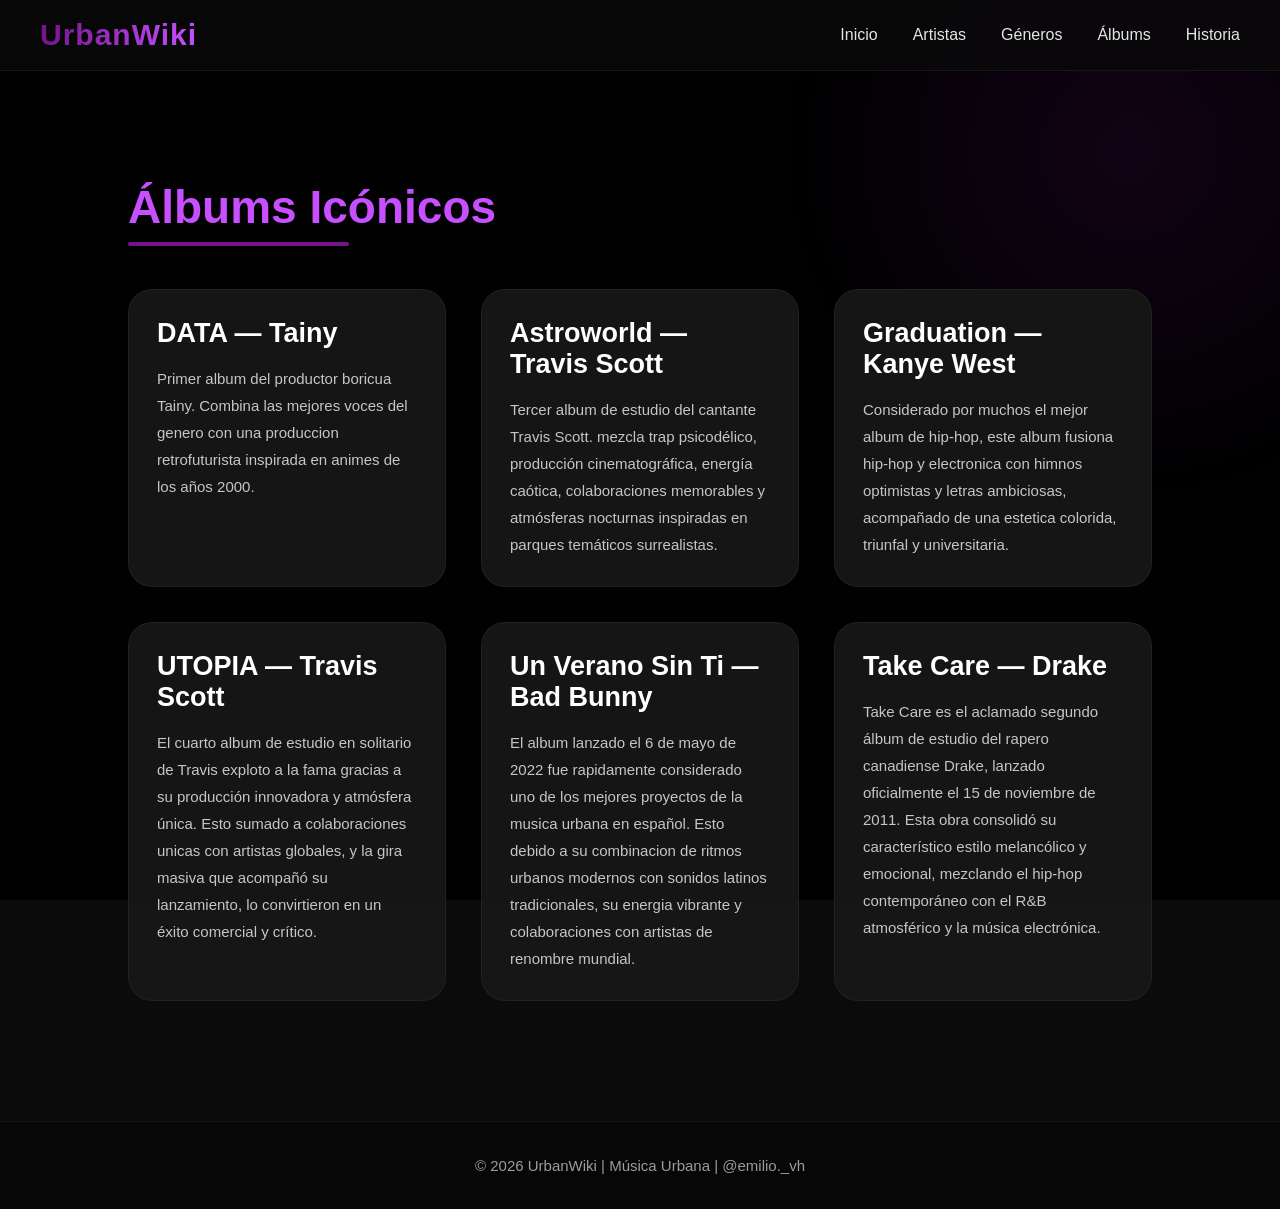
<file: albums.html>
<!DOCTYPE html>
<html lang="es">

<head>

<meta charset="UTF-8">
<meta name="viewport" content="width=device-width, initial-scale=1.0">

<title>Álbums | UrbanWiki</title>

<link rel="stylesheet" href="style.css">

</head>

<body>

<header>

<div class="navbar">

<div class="logo">
UrbanWiki
</div>

<div class="menu">
<a href="index.html">Inicio</a>
<a href="artistas.html">Artistas</a>
<a href="generos.html">Géneros</a>
<a href="albums.html">Álbums</a>
<a href="historia.html">Historia</a>
</div>

</div>

</header>

<section style="padding-top:180px;">

<h2 class="section-title">
Álbums Icónicos
</h2>

<div class="card-container">

<div class="card">

<div class="card-content">

<h3>
DATA — Tainy
</h3>

<p>
Primer album del productor boricua Tainy. Combina las mejores voces del genero con una produccion retrofuturista inspirada en animes de los años 2000.
</p>

</div>

</div>

<div class="card">

<div class="card-content">

<h3>
Astroworld — Travis Scott
</h3>

<p>
Tercer album de estudio del cantante Travis Scott. mezcla trap psicodélico, producción cinematográfica, energía caótica, colaboraciones memorables y atmósferas nocturnas inspiradas en parques temáticos surrealistas.
</p>

</div>

</div>

<div class="card">

<div class="card-content">

<h3>
Graduation — Kanye West
</h3>

<p>
Considerado por muchos el mejor album de hip-hop, este album fusiona hip-hop y electronica con himnos optimistas y letras ambiciosas, acompañado de una estetica colorida, triunfal y universitaria.
</p>

</div>

</div>

<div class="card">

<div class="card-content">

<h3>
UTOPIA — Travis Scott
</h3>

<p>
El cuarto album  de estudio en solitario de Travis exploto a la fama gracias a su producción innovadora y atmósfera única. Esto sumado a colaboraciones unicas con artistas globales, y la gira masiva que acompañó su lanzamiento, lo convirtieron en un éxito comercial y crítico.
</p>

</div>

</div>

<div class="card">

<div class="card-content">

<h3>
Un Verano Sin Ti — Bad Bunny
</h3>

<p>
El album lanzado el 6 de mayo de 2022 fue rapidamente considerado uno de los mejores proyectos de la musica urbana en español. Esto debido a su combinacion de ritmos urbanos modernos con sonidos latinos tradicionales, su energia vibrante y colaboraciones con artistas de renombre mundial.
</p>

</div>

</div>

<div class="card">

<div class="card-content">

<h3>
Take Care — Drake
</h3>

<p>
Take Care es el aclamado segundo álbum de estudio del rapero canadiense Drake, lanzado oficialmente el 15 de noviembre de 2011. Esta obra consolidó su característico estilo melancólico y emocional, mezclando el hip-hop contemporáneo con el R&B atmosférico y la música electrónica.
</p>

</div>

</div>

</div>

</section>

<footer>

<p>
© 2026 UrbanWiki | Música Urbana | @emilio._vh
</p>

</footer>

</body>

</html>
</file>
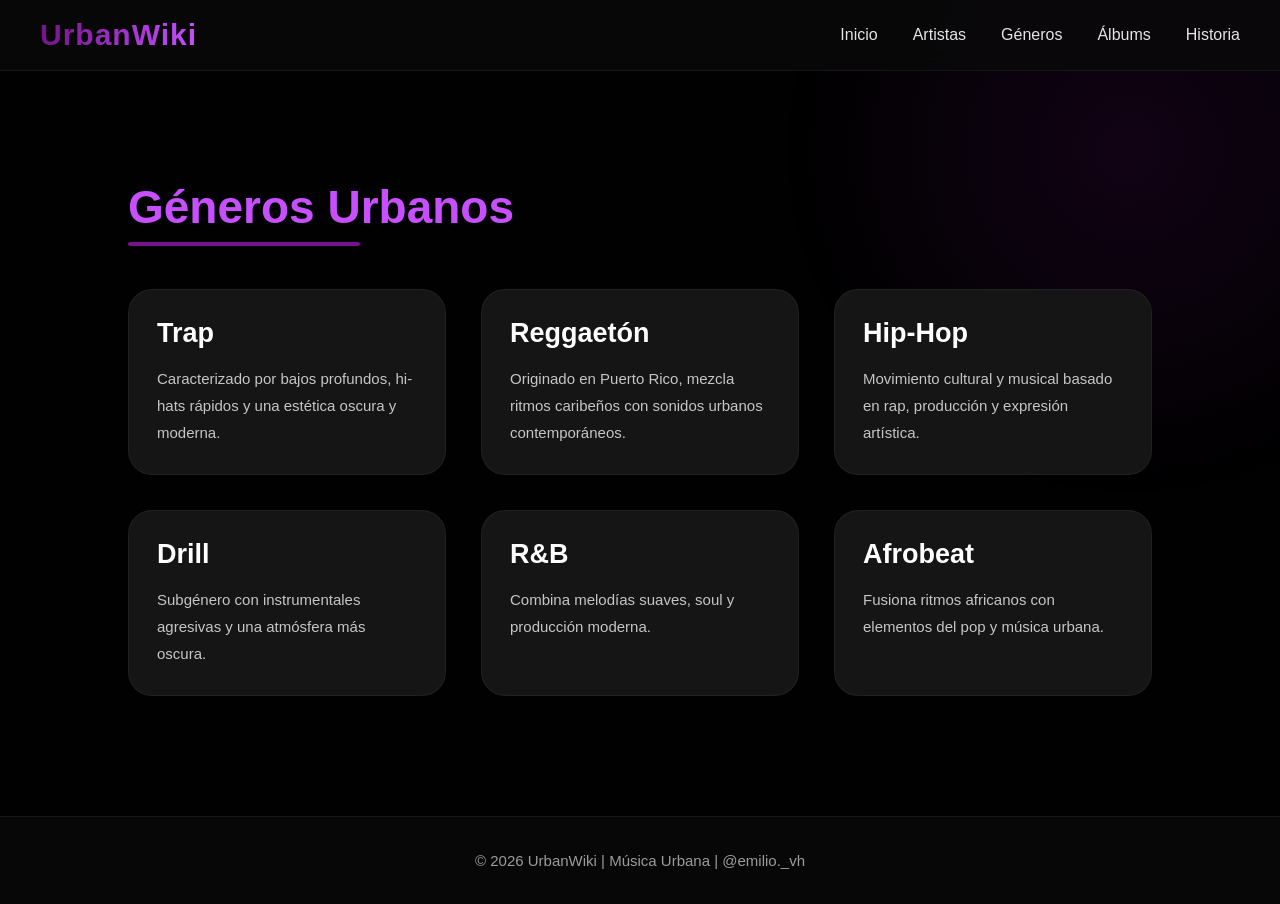
<file: generos.html>
<!DOCTYPE html>
<html lang="es">

<head>

<meta charset="UTF-8">
<meta name="viewport" content="width=device-width, initial-scale=1.0">

<title>Géneros | UrbanWiki</title>

<link rel="stylesheet" href="style.css">

</head>

<body>

<header>

<div class="navbar">

<div class="logo">
UrbanWiki
</div>

<div class="menu">
<a href="index.html">Inicio</a>
<a href="artistas.html">Artistas</a>
<a href="generos.html">Géneros</a>
<a href="albums.html">Álbums</a>
<a href="historia.html">Historia</a>
</div>

</div>

</header>

<section style="padding-top:180px;">

<h2 class="section-title">
Géneros Urbanos
</h2>

<div class="card-container">

<div class="card">

<div class="card-content">

<h3>
Trap
</h3>

<p>
Caracterizado por bajos profundos, hi-hats rápidos y una estética oscura y moderna.
</p>

</div>

</div>

<div class="card">

<div class="card-content">

<h3>
Reggaetón
</h3>

<p>
Originado en Puerto Rico, mezcla ritmos caribeños con sonidos urbanos contemporáneos.
</p>

</div>

</div>

<div class="card">

<div class="card-content">

<h3>
Hip-Hop
</h3>

<p>
Movimiento cultural y musical basado en rap, producción y expresión artística.
</p>

</div>

</div>

<div class="card">

<div class="card-content">

<h3>
Drill
</h3>

<p>
Subgénero con instrumentales agresivas y una atmósfera más oscura.
</p>

</div>

</div>

<div class="card">

<div class="card-content">

<h3>
R&B
</h3>

<p>
Combina melodías suaves, soul y producción moderna.
</p>

</div>

</div>

<div class="card">

<div class="card-content">

<h3>
Afrobeat
</h3>

<p>
Fusiona ritmos africanos con elementos del pop y música urbana.
</p>

</div>

</div>

</div>

</section>

<footer>

<p>
© 2026 UrbanWiki | Música Urbana | @emilio._vh
</p>

</footer>

</body>

</html>
</file>
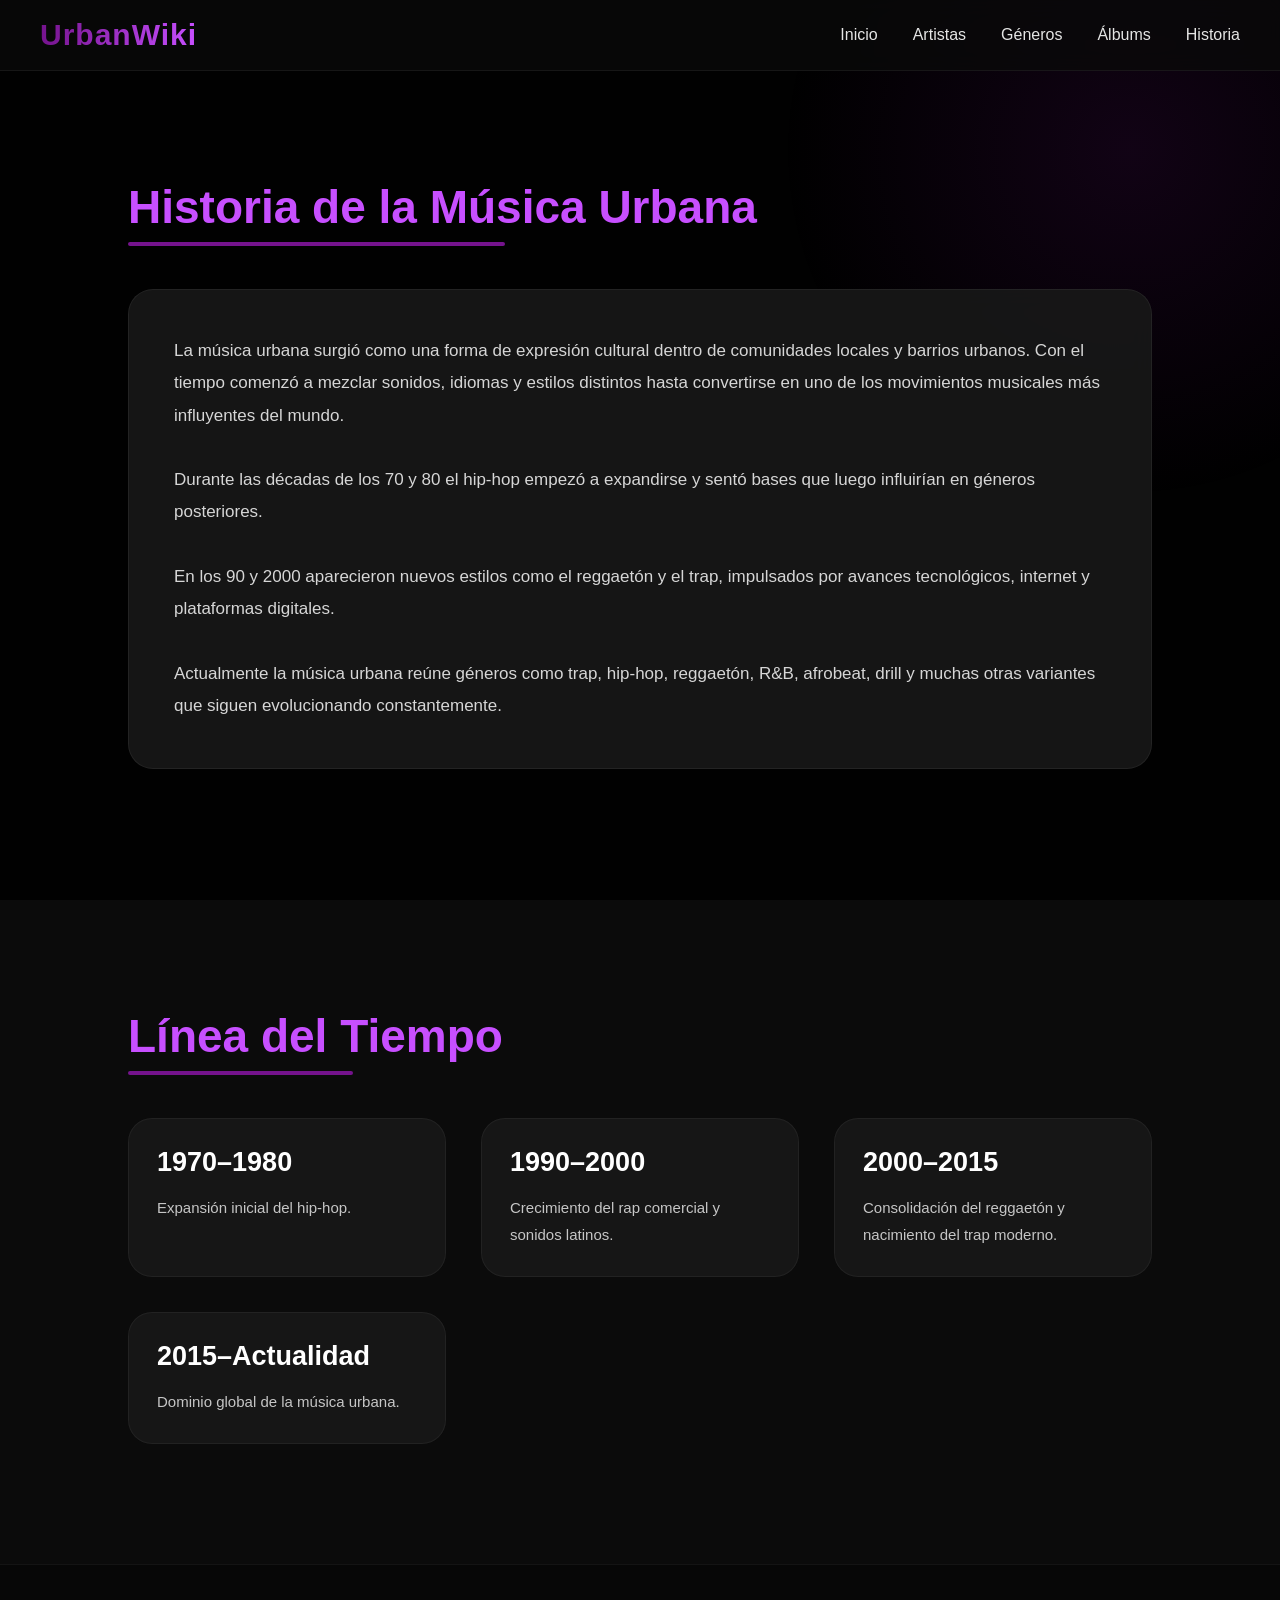
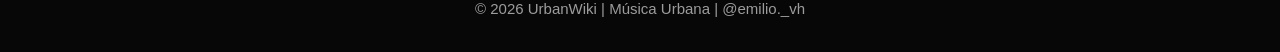
<file: historia.html>
<!DOCTYPE html>
<html lang="es">

<head>

<meta charset="UTF-8">
<meta name="viewport" content="width=device-width, initial-scale=1.0">

<title>Historia | UrbanWiki</title>

<link rel="stylesheet" href="style.css">

</head>

<body>

<header>

<div class="navbar">

<div class="logo">
UrbanWiki
</div>

<div class="menu">
<a href="index.html">Inicio</a>
<a href="artistas.html">Artistas</a>
<a href="generos.html">Géneros</a>
<a href="albums.html">Álbums</a>
<a href="historia.html">Historia</a>
</div>

</div>

</header>

<section style="padding-top:180px;">

<h2 class="section-title">
Historia de la Música Urbana
</h2>

<div class="info-box">

<p>

La música urbana surgió como una forma de expresión cultural dentro
de comunidades locales y barrios urbanos. Con el tiempo comenzó a
mezclar sonidos, idiomas y estilos distintos hasta convertirse en uno
de los movimientos musicales más influyentes del mundo.

</p>

<br>

<p>

Durante las décadas de los 70 y 80 el hip-hop empezó a expandirse y
sentó bases que luego influirían en géneros posteriores.

</p>

<br>

<p>

En los 90 y 2000 aparecieron nuevos estilos como el reggaetón y el
trap, impulsados por avances tecnológicos, internet y plataformas
digitales.

</p>

<br>

<p>

Actualmente la música urbana reúne géneros como trap, hip-hop,
reggaetón, R&B, afrobeat, drill y muchas otras variantes que siguen
evolucionando constantemente.

</p>

</div>

</section>

<section>

<h2 class="section-title">
Línea del Tiempo
</h2>

<div class="card-container">

<div class="card">

<div class="card-content">

<h3>
1970–1980
</h3>

<p>
Expansión inicial del hip-hop.
</p>

</div>

</div>

<div class="card">

<div class="card-content">

<h3>
1990–2000
</h3>

<p>
Crecimiento del rap comercial y sonidos latinos.
</p>

</div>

</div>

<div class="card">

<div class="card-content">

<h3>
2000–2015
</h3>

<p>
Consolidación del reggaetón y nacimiento del trap moderno.
</p>

</div>

</div>

<div class="card">

<div class="card-content">

<h3>
2015–Actualidad
</h3>

<p>
Dominio global de la música urbana.
</p>

</div>

</div>

</div>

</section>

<footer>

<p>
© 2026 UrbanWiki | Música Urbana | @emilio._vh
</p>

</footer>

</body>

</html>
</file>
<file: style.css>
/* ===== RESET ===== */

*{
  margin:0;
  padding:0;
  box-sizing:border-box;
  font-family:'Segoe UI', Tahoma, Geneva, Verdana, sans-serif;
}

html{
  scroll-behavior:smooth;
}

body{
  background:#0b0b0b;
  color:white;
  overflow-x:hidden;
}

/* ===== FONDO FIJO ===== */

body::before{
  content:"";
  position:fixed;
  top:0;
  left:0;
  width:100%;
  height:100%;

  background:
    linear-gradient(rgba(0,0,0,0.82), rgba(0,0,0,0.9)),
    url('https://emx32gcda6g.exactdn.com/wp-content/uploads/2020/02/KadeemCobham-ArrogantWatcher-ShotList-034.jpg?strip=all&sharp=1')
    center/cover no-repeat;

  z-index:-2;
}

/* ===== EFECTO DE LUZ ===== */

body::after{
  content:"";
  position:fixed;
  width:700px;
  height:700px;

  background:
    radial-gradient(circle,
    rgba(117,19,141,0.15),
    transparent 70%);

  top:-200px;
  right:-200px;

  z-index:-1;
}

/* ===== HEADER ===== */

header{
  position:fixed;
  top:0;
  width:100%;

  background:rgba(10,10,10,0.75);
  backdrop-filter:blur(12px);

  border-bottom:1px solid rgba(255,255,255,0.06);

  z-index:1000;
}

.navbar{
  max-width:1400px;
  margin:auto;

  display:flex;
  justify-content:space-between;
  align-items:center;

  padding:18px 40px;
}

/* ===== LOGO ===== */

.logo{
  font-size:30px;
  font-weight:800;

  background:linear-gradient(90deg,#75138d,#c74fff);

  background-clip:text;
  -webkit-background-clip:text;
  -webkit-text-fill-color:transparent;

  letter-spacing:1px;
}

/* ===== MENU ===== */

.menu{
  display:flex;
  gap:35px;
}

.menu a{
  position:relative;

  text-decoration:none;
  color:#e5e5e5;

  font-size:16px;
  font-weight:500;

  transition:0.3s;
}

.menu a::after{
  content:"";
  position:absolute;

  left:0;
  bottom:-7px;

  width:0%;
  height:2px;

  background:#c74fff;
  border-radius:10px;

  transition:0.35s ease;
}

.menu a:hover{
  color:#c74fff;
}

.menu a:hover::after{
  width:100%;
}

/* ===== HERO ===== */

.hero{
  position:relative;
  overflow:hidden;

  height:100vh;

  display:flex;
  justify-content:center;
  align-items:center;

  text-align:center;
  padding:20px;
}

/* ===== DESVANECIMIENTO ABAJO ===== */

.hero::after{
  content:"";

  position:absolute;
  bottom:0;
  left:0;

  width:100%;
  height:260px;

  background:linear-gradient(
    to bottom,
    rgba(0,0,0,0) 0%,
    rgba(11,11,11,1) 100%
  );

  pointer-events:none;
}

.hero-content{
  max-width:900px;
  animation:fadeUp 1s ease;
  z-index:2;
}

.hero-content h1{
  font-size:78px;
  margin-bottom:25px;

  line-height:1.1;
  font-weight:900;
}

.hero-content span{
  color:#c74fff;
}

.hero-content p{
  font-size:21px;
  color:#d1d1d1;

  line-height:1.8;

  max-width:750px;
  margin:auto;
}

/* ===== SECTIONS ===== */

section{
  padding:120px 10%;
}

.section-title{
  font-size:46px;
  margin-bottom:55px;

  color:#c74fff;

  position:relative;
  display:inline-block;
}

.section-title::after{
  content:"";

  width:60%;
  height:4px;

  background:#75138d;

  position:absolute;
  left:0;
  bottom:-12px;

  border-radius:10px;
}

/* ===== CARDS ===== */

.card-container{
  display:grid;

  grid-template-columns:
  repeat(auto-fit, minmax(300px,1fr));

  gap:35px;
}

.card{
  background:rgba(24,24,24,0.88);

  border:1px solid rgba(255,255,255,0.05);
  border-radius:24px;

  overflow:hidden;

  transition:0.45s ease;

  backdrop-filter:blur(10px);
}

.card:hover{
  transform:translateY(-12px) scale(1.02);

  border-color:#a335c0;

  box-shadow:
    0 15px 40px rgba(117,19,141,0.25),
    0 0 30px rgba(117,19,141,0.15);
}

.card img{
  width:100%;
  height:240px;

  object-fit:cover;

  transition:0.4s;
}

.card:hover img{
  transform:scale(1.05);
}

.card-content{
  padding:28px;
}

.card-content h3{
  margin-bottom:16px;
  font-size:27px;
  color:white;
}

.card-content p{
  color:#c6c6c6;
  line-height:1.8;
  font-size:15px;
}

/* ===== INFO BOX ===== */

.info-box{
  background:rgba(24,24,24,0.88);

  padding:45px;

  border-radius:25px;

  line-height:1.9;

  border:1px solid rgba(255,255,255,0.06);

  color:#d6d6d6;
  font-size:17px;

  backdrop-filter:blur(12px);

  transition:0.4s;
}

.info-box:hover{
  border-color:#75138d;

  box-shadow:
    0 10px 35px rgba(117,19,141,0.18);
}

/* ===== ALBUMS ===== */

.album-card{
  display:grid;

  grid-template-columns:
  repeat(auto-fit, minmax(280px,1fr));

  gap:35px;
}

/* ===== FOOTER ===== */

footer{
  background:#070707;

  text-align:center;

  padding:35px;

  border-top:1px solid rgba(255,255,255,0.05);

  color:#9c9c9c;
  font-size:15px;
}

/* ===== SCROLLBAR ===== */

::-webkit-scrollbar{
  width:10px;
}

::-webkit-scrollbar-track{
  background:#0d0d0d;
}

::-webkit-scrollbar-thumb{
  background:#75138d;
  border-radius:20px;
}

/* ===== ANIMACIONES ===== */

@keyframes fadeUp{

  from{
    opacity:0;
    transform:translateY(40px);
  }

  to{
    opacity:1;
    transform:translateY(0);
  }

}

/* ===== RESPONSIVE ===== */

@media(max-width:900px){

  .navbar{
    flex-direction:column;
    gap:18px;
    padding:20px;
  }

  .menu{
    flex-wrap:wrap;
    justify-content:center;
    gap:20px;
  }

  .hero-content h1{
    font-size:50px;
  }

  .hero-content p{
    font-size:18px;
  }

  section{
    padding:100px 7%;
  }

  .section-title{
    font-size:38px;
  }

}


/* ================================================= */
/* ================= RESPONSIVE ==================== */
/* ================================================= */

/* ===== TABLETS ===== */

@media (max-width: 1024px){

  .navbar{
    padding:18px 25px;
  }

  .hero-content h1{
    font-size:62px;
  }

  .hero-content p{
    font-size:19px;
  }

  section{
    padding:110px 8%;
  }

}

/* ===== TABLETS PEQUEÑAS ===== */

@media (max-width: 768px){

  .navbar{
    flex-direction:column;
    gap:18px;
  }

  .menu{
    flex-wrap:wrap;
    justify-content:center;
    gap:20px;
  }

  .hero{
    padding:30px;
  }

  .hero-content h1{
    font-size:48px;
  }

  .hero-content p{
    font-size:17px;
    line-height:1.7;
  }

  .section-title{
    font-size:36px;
  }

  .card-container,
  .album-card{
    grid-template-columns:1fr;
  }

  .card img{
    height:260px;
  }

  .info-box{
    padding:35px;
  }

}

/* ===== TELEFONOS ===== */

@media (max-width: 425px){

  /* ===== CAMBIO DE FONDO ===== */

  body::before{

    background:
      linear-gradient(rgba(0,0,0,0.82), rgba(0,0,0,0.92)),
      url('');
  }

}

/* ================= RESPONSIVE ==================== */
/* ================================================= */

/* ===== TABLETS ===== */

@media (max-width: 1024px){

  .navbar{
    padding:18px 25px;
  }

  .hero-content h1{
    font-size:62px;
  }

  .hero-content p{
    font-size:19px;
  }

  section{
    padding:110px 8%;
  }

}

/* ===== TABLETS PEQUEÑAS ===== */

@media (max-width: 768px){

  .navbar{
    flex-direction:column;
    gap:18px;
  }

  .menu{
    flex-wrap:wrap;
    justify-content:center;
    gap:20px;
  }

  .hero{
    padding:30px;
  }

  .hero-content h1{
    font-size:48px;
  }

  .hero-content p{
    font-size:17px;
    line-height:1.7;
  }

  .section-title{
    font-size:36px;
  }

  .card-container,
  .album-card{
    grid-template-columns:1fr;
  }

  .card img{
    height:260px;
  }

  .info-box{
    padding:35px;
  }

}

/* ===== TELEFONOS ===== */

@media (max-width: 425px){

  /* ===== CAMBIO DE FONDO ===== */

  body::before{

    background:
      linear-gradient(rgba(0,0,0,0.82), rgba(0,0,0,0.92)),
      url('https://i.pinimg.com/736x/81/11/15/81111535ee236cbc8162a7ef84dae1c0.jpg')
      center/cover no-repeat;

  }

  /* ===== HEADER ===== */

  .navbar{
    padding:15px;
  }

  .logo{
    font-size:24px;
  }

  .menu{
    gap:14px;
  }

  .menu a{
    font-size:14px;
  }

  /* ===== HERO ===== */

  .hero{
    min-height:100vh;
    padding:20px;
  }

  .hero-content h1{
    font-size:38px;
  }

  .hero-content p{
    font-size:15px;
  }

  .hero::after{
    height:180px;
  }

  /* ===== SECTIONS ===== */

  section{
    padding:90px 6%;
  }

  .section-title{
    font-size:30px;
    margin-bottom:40px;
  }

  /* ===== CARDS ===== */

  .card{
    border-radius:18px;
  }

  .card img{
    height:210px;
  }

  .card-content{
    padding:22px;
  }

  .card-content h3{
    font-size:22px;
  }

  .card-content p{
    font-size:14px;
  }

  /* ===== INFO BOX ===== */

  .info-box{
    padding:25px;
    font-size:15px;
  }

  /* ===== FOOTER ===== */

  footer{
    font-size:13px;
    padding:25px;
  }

}

/* ===== TELEFONOS MUY PEQUEÑOS ===== */

@media (max-width: 320px){

  .hero-content h1{
    font-size:30px;
  }

  .hero-content p{
    font-size:14px;
  }

  .menu{
    gap:10px;
  }

  .menu a{
    font-size:13px;
  }

  .section-title{
    font-size:26px;
  }

}

/* ===== TELEFONOS PEQUEÑOS ===== */

@media (max-width: 480px){

  .hero{
    background:linear-gradient(to bottom, rgba(0,0,0,0.3), rgba(0,0,0,0.3)), url('../img/hero-bg.jpg');
    background-size:
      center/cover no-repeat;

  }

  /* ===== HEADER ===== */

  .navbar{
    padding:15px;
  }

  .logo{
    font-size:24px;
  }

  .menu{
    gap:14px;
  }

  .menu a{
    font-size:14px;
  }

  /* ===== HERO ===== */

  .hero{
    min-height:100vh;
    padding:20px;
  }

  .hero-content h1{
    font-size:38px;
  }

  .hero-content p{
    font-size:15px;
  }

  .hero::after{
    height:180px;
  }

  /* ===== SECTIONS ===== */

  section{
    padding:90px 6%;
  }

  .section-title{
    font-size:30px;
    margin-bottom:40px;
  }

  /* ===== CARDS ===== */

  .card{
    border-radius:18px;
  }

  .card img{
    height:210px;
  }

  .card-content{
    padding:22px;
  }

  .card-content h3{
    font-size:22px;
  }

  .card-content p{
    font-size:14px;
  }

  /* ===== INFO BOX ===== */

  .info-box{
    padding:25px;
    font-size:15px;
  }

  /* ===== FOOTER ===== */

  footer{
    font-size:13px;
    padding:25px;
  }

}

/* ===== TELEFONOS MUY PEQUEÑOS ===== */

@media (max-width: 320px){

  .hero-content h1{
    font-size:30px;
  }

  .hero-content p{
    font-size:14px;
  }

  .menu{
    gap:10px;
  }

  .menu a{
    font-size:13px;
  }

  .section-title{
    font-size:26px;
  }

}
</file>
